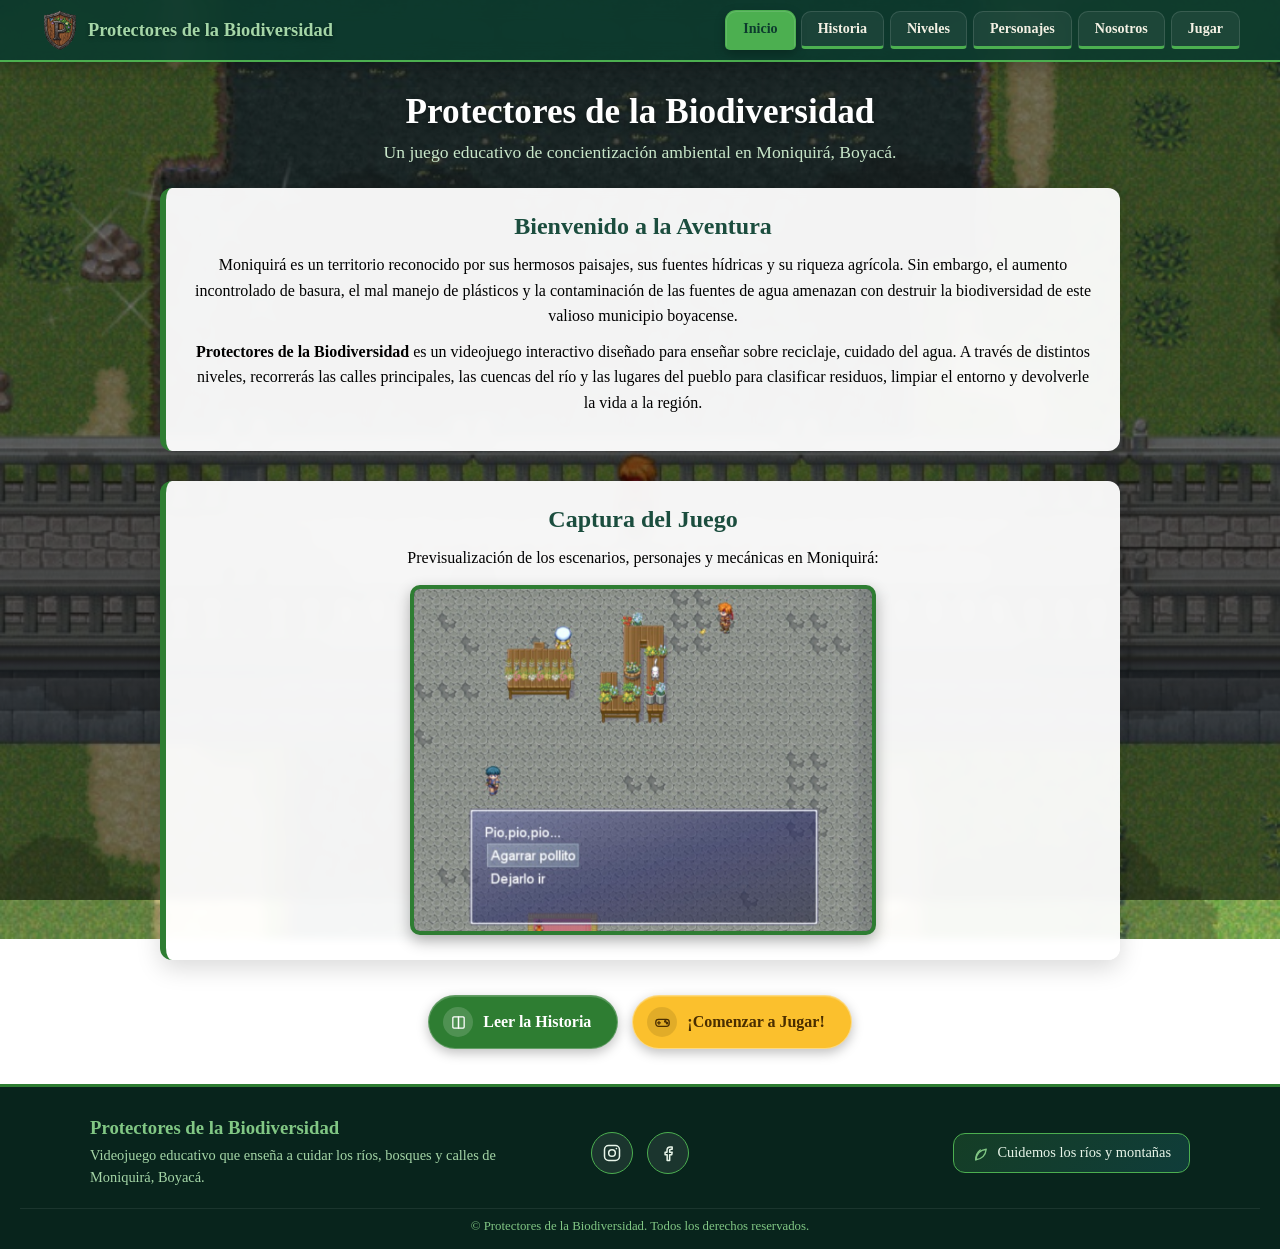
<file: index.html>
<!DOCTYPE html>
<html lang="es">
<head>
  <meta charset="UTF-8">
  <meta name="viewport" content="width=device-width, initial-scale=1.0">
  <title>Protectores de la Biodiversidad - Inicio</title>
  <link rel="icon" type="image/png" href="favicon.png">
  <link rel="stylesheet" href="style.css">
</head>
<body>

  <header>
  <nav>
    <a href="index.html" class="logo-brand"><img src="favicon.png" alt="" height="40" width="40"> Protectores de la Biodiversidad</a>
    <ul class="nav-links">
      <li><a href="index.html">Inicio</a></li>
      <li><a href="historia.html">Historia</a></li>
      <li><a href="niveles.html">Niveles</a></li>
      <li><a href="personajes.html">Personajes</a></li>
      <li><a href="nosotros.html">Nosotros</a></li>
      <li><a href="jugar.html">Jugar</a></li>
    </ul>
  </nav>
</header>


  <main id="app-content" class="container">
    <section class="text-center">
      <h1 class="page-title">Protectores de la Biodiversidad</h1>
      <p class="hero-subtitle">Un juego educativo de concientización ambiental en Moniquirá, Boyacá.</p>
      
      <div class="card-panel">
        <h2>Bienvenido a la Aventura</h2>
        <p>
          Moniquirá es un territorio reconocido por sus hermosos paisajes, sus fuentes hídricas y su riqueza agrícola. Sin embargo, el aumento incontrolado de basura, el mal manejo de plásticos y la contaminación de las fuentes de agua amenazan con destruir la biodiversidad de este valioso municipio boyacense.
        </p>
        <p>
          <strong>Protectores de la Biodiversidad</strong> es un videojuego interactivo diseñado para enseñar sobre reciclaje, cuidado del agua. A través de distintos niveles, recorrerás las calles principales, las cuencas del río y las lugares del pueblo para clasificar residuos, limpiar el entorno y devolverle la vida a la región.
        </p>
      </div>

      <!-- MARCO PARA IMÁGENES DEL JUEGO -->
      <div class="card-panel game-preview-container">
        <h2>Captura del Juego</h2>
        <p>Previsualización de los escenarios, personajes y mecánicas en Moniquirá:</p>
        
        <div class="image-frame-grid">
          <div class="image-frame" style="height: 350px; max-width: 600px; margin: 0 auto;">
            <img src="Captura_del_juego.png" alt="Captura del videojuego Protectores de la Biodiversidad" onerror="this.style.display='none'; this.nextElementSibling.style.display='flex';">
            <div class="frame-fallback">
              <span class="fallback-icon"><svg viewBox="0 0 24 24" fill="none" stroke="currentColor" stroke-width="1.8" stroke-linecap="round" stroke-linejoin="round"><rect x="2.5" y="7.5" width="19" height="10" rx="4"/><path d="M7 10.5v4M5 12.5h4"/><circle cx="16" cy="10.5" r="1" fill="currentColor"/><circle cx="18.5" cy="13" r="1" fill="currentColor"/></svg></span>
              <span class="fallback-text">Imagen próximamente</span>
            </div>
          </div>
        </div>
      </div>

      <div>
        <a href="historia.html" class="btn-main"><span class="btn-icono"><svg viewBox="0 0 24 24" fill="none" stroke="currentColor" stroke-width="1.8" stroke-linecap="round" stroke-linejoin="round"><path d="M4 5.5C4 4.7 4.7 4 5.5 4H12v16H5.5A1.5 1.5 0 0 1 4 18.5Z"/><path d="M20 5.5c0-.8-.7-1.5-1.5-1.5H12v16h6.5c.8 0 1.5-.7 1.5-1.5Z"/></svg></span>Leer la Historia</a>
        <a href="jugar.html" class="btn-main btn-accent"><span class="btn-icono"><svg viewBox="0 0 24 24" fill="none" stroke="currentColor" stroke-width="1.8" stroke-linecap="round" stroke-linejoin="round"><rect x="2.5" y="7.5" width="19" height="10" rx="4"/><path d="M7 10.5v4M5 12.5h4"/><circle cx="16" cy="10.5" r="1" fill="currentColor"/><circle cx="18.5" cy="13" r="1" fill="currentColor"/></svg></span>¡Comenzar a Jugar!</a>
      </div>
    </section>
  </main>

  <footer>
    <div class="footer-content">
      <div class="footer-info">
        <h3>Protectores de la Biodiversidad</h3>
        <p>Videojuego educativo que enseña a cuidar los ríos, bosques y calles de Moniquirá, Boyacá.</p>
      </div>

      <div class="footer-social">
        <a href="https://www.instagram.com/gamernexusdesarollo/" target="_blank" rel="noopener noreferrer" aria-label="Instagram">
          <svg viewBox="0 0 24 24" fill="none" stroke="currentColor" stroke-width="1.8" stroke-linecap="round" stroke-linejoin="round"><rect x="3" y="3" width="18" height="18" rx="5"/><circle cx="12" cy="12" r="4"/><circle cx="17.3" cy="6.7" r="1" fill="currentColor" stroke="none"/></svg>
        </a>
        <a href="https://www.facebook.com/profile.php?id=61592444536390" target="_blank" rel="noopener noreferrer" aria-label="Facebook">
          <svg viewBox="0 0 24 24" fill="none" stroke="currentColor" stroke-width="1.8" stroke-linecap="round" stroke-linejoin="round"><path d="M14 21v-7h2.5l.5-3H14V9c0-.9.3-1.5 1.7-1.5H17V4.8c-.3 0-1.2-.1-2.3-.1-2.3 0-3.9 1.4-3.9 4V11H8.5v3H11v7Z"/></svg>
        </a>
      </div>

      <div class="footer-badge">
        <svg viewBox="0 0 24 24" fill="none" stroke="currentColor" stroke-width="1.8" stroke-linecap="round" stroke-linejoin="round"><path d="M5 21c8-1 13-6 14-14-8 1-13 6-14 14Z"/><path d="M5 21c0-6 2-10 6-13"/></svg>Cuidemos los ríos y montañas
      </div>
    </div>
    <div class="footer-bottom">
      <p>&copy; Protectores de la Biodiversidad. Todos los derechos reservados.</p>
    </div>
  </footer>

  <script src="script.js"></script>
</body>
</html>
</file>
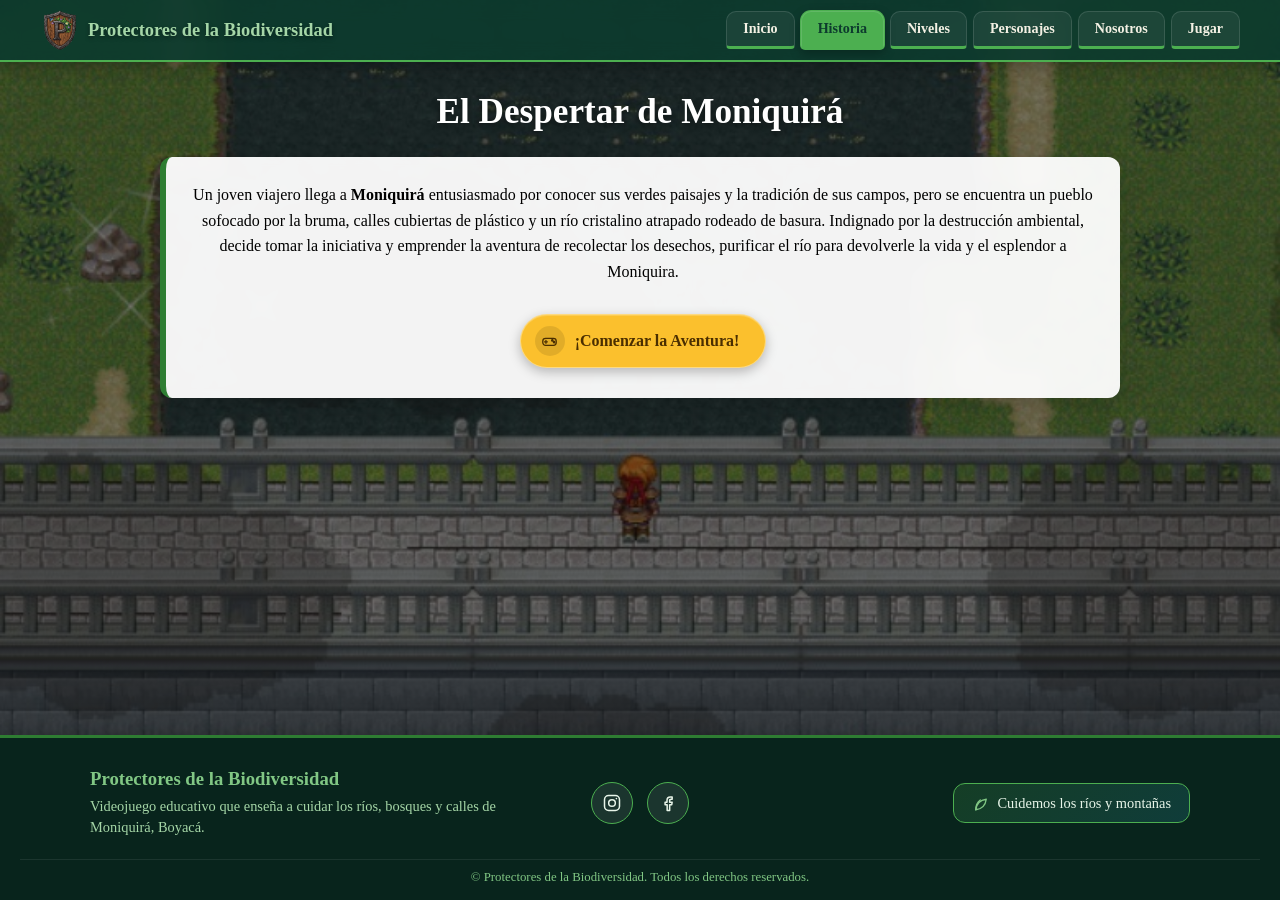
<file: historia.html>
<!DOCTYPE html>
<html lang="es">
<head>
  <meta charset="UTF-8">
  <meta name="viewport" content="width=device-width, initial-scale=1.0">
  <title>Historia - Protectores de la Biodiversidad</title>
  <link rel="icon" type="image/png" href="favicon.png">
  <link rel="stylesheet" href="style.css">
</head>
<body>

 <header>
  <nav>
    <a href="index.html" class="logo-brand"><img src="favicon.png" alt="" height="40" width="40"> Protectores de la Biodiversidad</a>
    <ul class="nav-links">
      <li><a href="index.html">Inicio</a></li>
      <li><a href="historia.html">Historia</a></li>
      <li><a href="niveles.html">Niveles</a></li>
      <li><a href="personajes.html">Personajes</a></li>
      <li><a href="nosotros.html">Nosotros</a></li>
      <li><a href="jugar.html">Jugar</a></li>
    </ul>
  </nav>
</header>

  <main id="app-content" class="container tema-historia">
    <section class="text-center">
      <h1 class="page-title">El Despertar de Moniquirá</h1>
      
      <article class="card-panel" style="margin-top: 25px;">
        <p>
          Un joven viajero llega a <strong>Moniquirá</strong> entusiasmado por conocer sus verdes paisajes y la tradición de sus campos, pero se encuentra un pueblo sofocado por la bruma, calles cubiertas de plástico y un río cristalino atrapado rodeado de basura. Indignado por la destrucción ambiental, decide tomar la iniciativa y emprender la aventura de recolectar los desechos, purificar el río para devolverle la vida y el esplendor a Moniquira.
        </p>
        
        <div style="margin-top: 25px;">
          <a href="jugar.html" class="btn-main btn-accent"><span class="btn-icono"><svg viewBox="0 0 24 24" fill="none" stroke="currentColor" stroke-width="1.8" stroke-linecap="round" stroke-linejoin="round"><rect x="2.5" y="7.5" width="19" height="10" rx="4"/><path d="M7 10.5v4M5 12.5h4"/><circle cx="16" cy="10.5" r="1" fill="currentColor"/><circle cx="18.5" cy="13" r="1" fill="currentColor"/></svg></span>¡Comenzar la Aventura!</a>
        </div>
      </article>
    </section>
  </main>

  <footer>
    <div class="footer-content">
      <div class="footer-info">
        <h3>Protectores de la Biodiversidad</h3>
        <p>Videojuego educativo que enseña a cuidar los ríos, bosques y calles de Moniquirá, Boyacá.</p>
      </div>

      <div class="footer-social">
        <a href="https://www.instagram.com/gamernexusdesarollo/" target="_blank" rel="noopener noreferrer" aria-label="Instagram">
          <svg viewBox="0 0 24 24" fill="none" stroke="currentColor" stroke-width="1.8" stroke-linecap="round" stroke-linejoin="round"><rect x="3" y="3" width="18" height="18" rx="5"/><circle cx="12" cy="12" r="4"/><circle cx="17.3" cy="6.7" r="1" fill="currentColor" stroke="none"/></svg>
        </a>
        <a href="https://www.facebook.com/profile.php?id=61592444536390" target="_blank" rel="noopener noreferrer" aria-label="Facebook">
          <svg viewBox="0 0 24 24" fill="none" stroke="currentColor" stroke-width="1.8" stroke-linecap="round" stroke-linejoin="round"><path d="M14 21v-7h2.5l.5-3H14V9c0-.9.3-1.5 1.7-1.5H17V4.8c-.3 0-1.2-.1-2.3-.1-2.3 0-3.9 1.4-3.9 4V11H8.5v3H11v7Z"/></svg>
        </a>
      </div>

      <div class="footer-badge">
        <svg viewBox="0 0 24 24" fill="none" stroke="currentColor" stroke-width="1.8" stroke-linecap="round" stroke-linejoin="round"><path d="M5 21c8-1 13-6 14-14-8 1-13 6-14 14Z"/><path d="M5 21c0-6 2-10 6-13"/></svg>Cuidemos los ríos y montañas
      </div>
    </div>
    <div class="footer-bottom">
      <p>&copy; Protectores de la Biodiversidad. Todos los derechos reservados.</p>
    </div>
  </footer>

  <script src="script.js"></script>
</body>
</html>
</file>
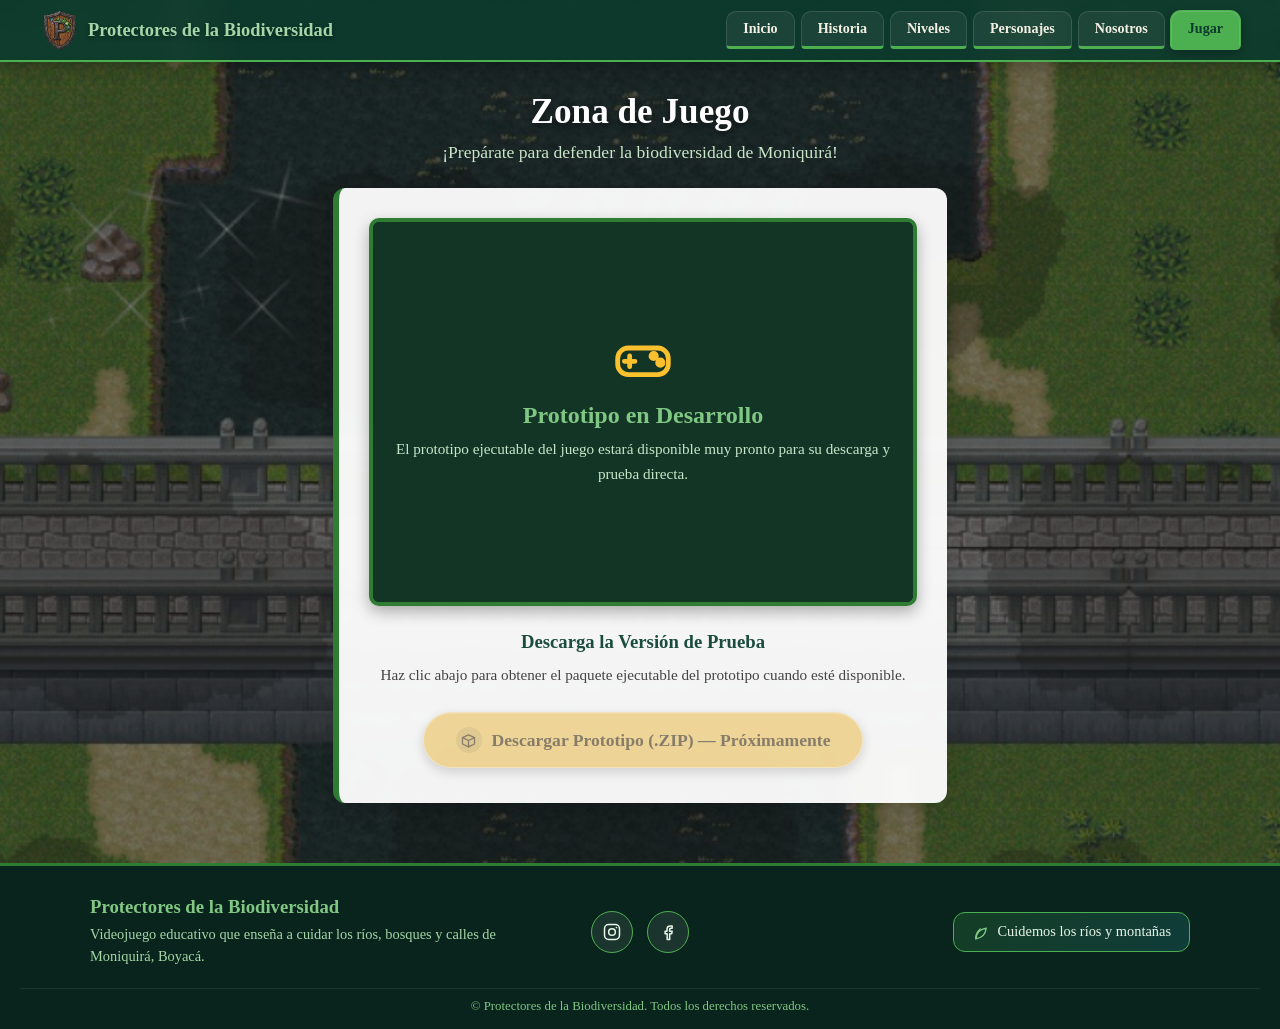
<file: jugar.html>
<!DOCTYPE html>
<html lang="es">
<head>
  <meta charset="UTF-8">
  <meta name="viewport" content="width=device-width, initial-scale=1.0">
  <title>Jugar - Protectores de la Biodiversidad</title>
  <link rel="icon" type="image/png" href="favicon.png">
  <link rel="stylesheet" href="style.css">
</head>
<body>

  <header>
  <nav>
    <a href="index.html" class="logo-brand"><img src="favicon.png" alt="" height="40" width="40"> Protectores de la Biodiversidad</a>
    <ul class="nav-links">
      <li><a href="index.html">Inicio</a></li>
      <li><a href="historia.html">Historia</a></li>
      <li><a href="niveles.html">Niveles</a></li>
      <li><a href="personajes.html">Personajes</a></li>
      <li><a href="nosotros.html">Nosotros</a></li>
      <li><a href="jugar.html">Jugar</a></li>
    </ul>
  </nav>
</header>

  <main id="app-content" class="container text-center tema-jugar">
    <h1 class="page-title">Zona de Juego</h1>
    <p class="hero-subtitle">¡Prepárate para defender la biodiversidad de Moniquirá!</p>

    <div class="card-panel" style="max-width: 800px; margin: 0 auto 30px auto; padding: 30px;">
      <div class="image-frame" style="margin: 0 auto 25px auto; max-width: 100%;">
        <div style="background: #123526; width: 100%; height: 380px; display: flex; flex-direction: column; justify-content: center; align-items: center; color: #fff; padding: 20px;">
          <div style="width:64px;height:64px;margin-bottom:10px;color:var(--sol-400);"><svg viewBox="0 0 24 24" fill="none" stroke="currentColor" stroke-width="1.8" stroke-linecap="round" stroke-linejoin="round"><rect x="2.5" y="7.5" width="19" height="10" rx="4"/><path d="M7 10.5v4M5 12.5h4"/><circle cx="16" cy="10.5" r="1" fill="currentColor"/><circle cx="18.5" cy="13" r="1" fill="currentColor"/></svg></div>
          <h2 style="color: #81c784; margin-bottom: 8px;">Prototipo en Desarrollo</h2>
          <p style="color: #c8e6c9; max-width: 500px; font-size: 0.95rem;">
            El prototipo ejecutable del juego estará disponible muy pronto para su descarga y prueba directa.
          </p>
        </div>
      </div>

      <div style="margin-top: 20px;">
        <h3 style="color: #1b4d3e; margin-bottom: 10px;">Descarga la Versión de Prueba</h3>
        <p style="margin-bottom: 20px; font-size: 0.95rem; color: #444;">
          Haz clic abajo para obtener el paquete ejecutable del prototipo cuando esté disponible.
        </p>
        <span class="btn-main btn-accent btn-disabled" style="font-size: 1.1rem; padding: 14px 32px;" aria-disabled="true" title="Disponible próximamente">
          <span class="btn-icono" style="width:26px;height:26px;"><svg viewBox="0 0 24 24" fill="none" stroke="currentColor" stroke-width="1.8" stroke-linecap="round" stroke-linejoin="round"><path d="M3.5 8 12 4l8.5 4-8.5 4Z"/><path d="M3.5 8v9L12 21l8.5-4V8"/><path d="M12 12v9"/></svg></span>Descargar Prototipo (.ZIP) — Próximamente
        </span>
      </div>
    </div>
  </main>

  <footer>
    <div class="footer-content">
      <div class="footer-info">
        <h3>Protectores de la Biodiversidad</h3>
        <p>Videojuego educativo que enseña a cuidar los ríos, bosques y calles de Moniquirá, Boyacá.</p>
      </div>

      <div class="footer-social">
        <a href="https://www.instagram.com/gamernexusdesarollo/" target="_blank" rel="noopener noreferrer" aria-label="Instagram">
          <svg viewBox="0 0 24 24" fill="none" stroke="currentColor" stroke-width="1.8" stroke-linecap="round" stroke-linejoin="round"><rect x="3" y="3" width="18" height="18" rx="5"/><circle cx="12" cy="12" r="4"/><circle cx="17.3" cy="6.7" r="1" fill="currentColor" stroke="none"/></svg>
        </a>
        <a href="https://www.facebook.com/profile.php?id=61592444536390" target="_blank" rel="noopener noreferrer" aria-label="Facebook">
          <svg viewBox="0 0 24 24" fill="none" stroke="currentColor" stroke-width="1.8" stroke-linecap="round" stroke-linejoin="round"><path d="M14 21v-7h2.5l.5-3H14V9c0-.9.3-1.5 1.7-1.5H17V4.8c-.3 0-1.2-.1-2.3-.1-2.3 0-3.9 1.4-3.9 4V11H8.5v3H11v7Z"/></svg>
        </a>
      </div>

      <div class="footer-badge">
        <svg viewBox="0 0 24 24" fill="none" stroke="currentColor" stroke-width="1.8" stroke-linecap="round" stroke-linejoin="round"><path d="M5 21c8-1 13-6 14-14-8 1-13 6-14 14Z"/><path d="M5 21c0-6 2-10 6-13"/></svg>Cuidemos los ríos y montañas
      </div>
    </div>
    <div class="footer-bottom">
      <p>&copy; Protectores de la Biodiversidad. Todos los derechos reservados.</p>
    </div>
  </footer>

  <script src="script.js"></script>
</body>
</html>
</file>
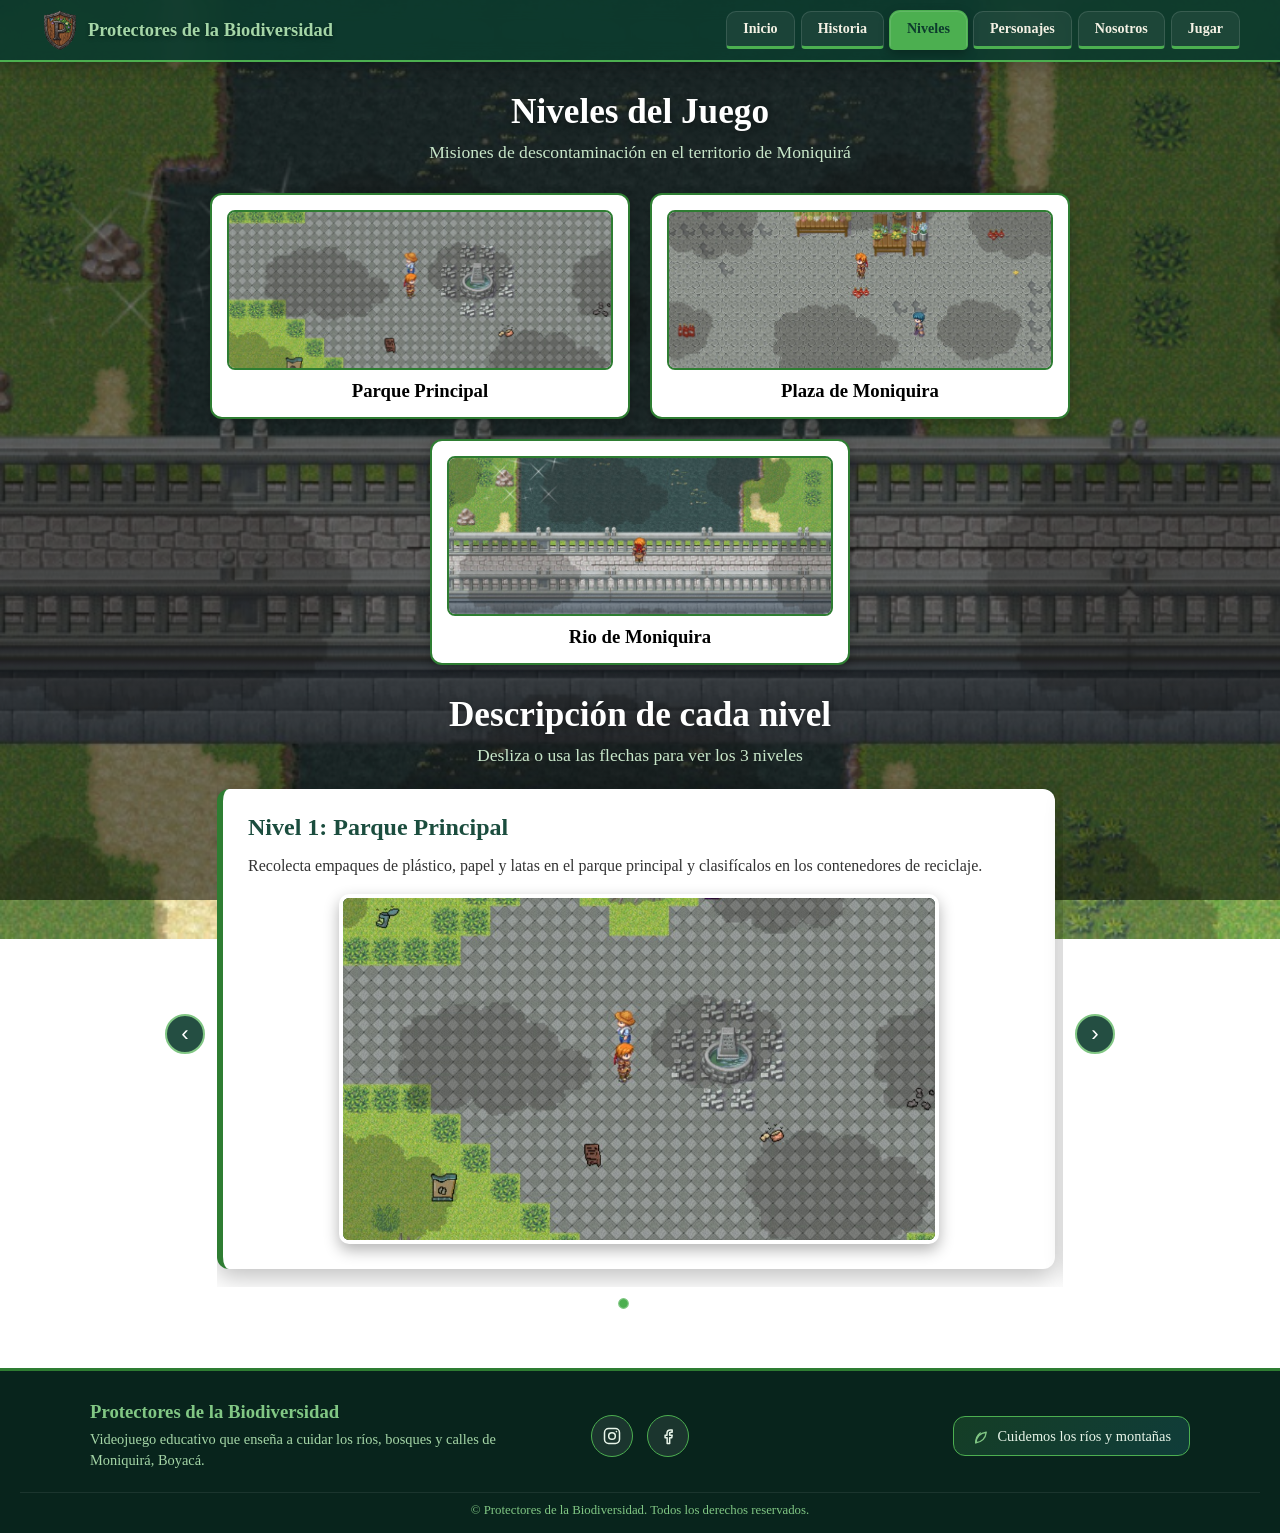
<file: niveles.html>
<!DOCTYPE html>
<html lang="es">
<head>
  <meta charset="UTF-8">
  <meta name="viewport" content="width=device-width, initial-scale=1.0">
  <title>Niveles - Protectores de la Biodiversidad</title>
  <link rel="icon" type="image/png" href="favicon.png">
  <link rel="stylesheet" href="style.css">
</head>
<body>

  <header>
  <nav>
    <a href="index.html" class="logo-brand"><img src="favicon.png" alt="" height="40" width="40"> Protectores de la Biodiversidad</a>
    <ul class="nav-links">
      <li><a href="index.html">Inicio</a></li>
      <li><a href="historia.html">Historia</a></li>
      <li><a href="niveles.html">Niveles</a></li>
      <li><a href="personajes.html">Personajes</a></li>
      <li><a href="nosotros.html">Nosotros</a></li>
      <li><a href="jugar.html">Jugar</a></li>
    </ul>
  </nav>
</header>

  <main id="app-content" class="container tema-niveles">
    <section class="text-center">
      <h1 class="page-title">Niveles del Juego</h1>
      <p class="hero-subtitle">Misiones de descontaminación en el territorio de Moniquirá</p>
    </section>

    <!-- PRIMERO: VISTA PREVIA DE CÓMO SON LOS NIVELES -->
    <section class="niveles-seccion">

      <!-- Fila superior: 2 niveles -->
      <div class="niveles-grid-top">

        <div class="nivel-card">
          <div class="nivel-imagen-placeholder">
            <img src="Parque.jpeg" alt="Parque Principal de Moniquirá" onerror="this.style.display='none'; this.nextElementSibling.style.display='flex';">
            <div class="frame-fallback">
              <span class="fallback-icon"><svg viewBox="0 0 24 24" fill="none" stroke="currentColor" stroke-width="1.8" stroke-linecap="round" stroke-linejoin="round"><path d="M4 9 12 4l8 5"/><path d="M5 9v9M9 9v9M15 9v9M19 9v9"/><path d="M3 20h18"/></svg></span>
              <span class="fallback-text">Imagen próximamente</span>
            </div>
          </div>
          <h3>Parque Principal</h3>
        </div>

        <div class="nivel-card">
          <div class="nivel-imagen-placeholder">
            <img src="Plaza de Moniquira.jpeg" alt="Plaza de Moniquirá" onerror="this.style.display='none'; this.nextElementSibling.style.display='flex';">
            <div class="frame-fallback">
              <span class="fallback-icon"><svg viewBox="0 0 24 24" fill="none" stroke="currentColor" stroke-width="1.8" stroke-linecap="round" stroke-linejoin="round"><path d="M2 9c1.5-1.5 3-1.5 4.5 0s3 1.5 4.5 0 3-1.5 4.5 0 3 1.5 4.5 0"/><path d="M2 15c1.5-1.5 3-1.5 4.5 0s3 1.5 4.5 0 3-1.5 4.5 0 3 1.5 4.5 0"/></svg></span>
              <span class="fallback-text">Imagen próximamente</span>
            </div>
          </div>
          <h3>Plaza de Moniquira</h3>
        </div>

      </div>

      <!-- Fila inferior: 1 nivel centrado -->
      <div class="nivel-bottom-center">

        <div class="nivel-card">
          <div class="nivel-imagen-placeholder">
            <img src="rio de moniquira.jpeg" alt="Río de Moniquirá" onerror="this.style.display='none'; this.nextElementSibling.style.display='flex';">
            <div class="frame-fallback">
              <span class="fallback-icon"><svg viewBox="0 0 24 24" fill="none" stroke="currentColor" stroke-width="1.8" stroke-linecap="round" stroke-linejoin="round"><path d="M12 3 7 10h2l-3.5 5H9l-3 5h12l-3-5h3.5L14 10h2Z"/><path d="M12 20v2"/></svg></span>
              <span class="fallback-text">Imagen próximamente</span>
            </div>
          </div>
          <h3>Rio de Moniquira</h3>
        </div>

      </div>

    </section>

    <!-- DESPUÉS: EXPLICACIÓN DE CADA NIVEL (EN CARRUSEL) -->
    <section class="text-center">
      <h1 class="page-title">Descripción de cada nivel</h1>
      <p class="hero-subtitle" style="margin-bottom: 15px;">Desliza o usa las flechas para ver los 3 niveles</p>

      <div class="carousel-outer">
        <div class="carousel-niveles">
          <button class="carousel-btn carousel-prev" aria-label="Nivel anterior">‹</button>

          <div class="carousel-track">

            <!-- NIVEL 1 -->
            <div class="carousel-card">
              <h2>Nivel 1: Parque Principal</h2>
              <p>Recolecta empaques de plástico, papel y latas en el parque principal y clasifícalos en los contenedores de reciclaje.</p>
              <div class="image-frame image-frame--carousel">
                <img src="Parque.jpeg" alt="Ilustración del Parque Principal">
              </div>
            </div>

            <!-- NIVEL 2 -->
            <div class="carousel-card">
              <h2>Nivel 2: Plaza de Moniquira</h2>
              <p>Ayuda a recoger lo residuos contaminantes y haz que la plaza sea un lugar agradable</p>
              <div class="image-frame image-frame--carousel">
                <img src="Plaza de Moniquira.jpeg" alt="Ilustración de la Plaza de Moniquirá">
              </div>
            </div>

            <!-- NIVEL 3 -->
            <div class="carousel-card">
              <h2>Nivel 3: Rio de Moniquira</h2>
              <p>Despeja los cauces hídricos, retén los contaminantes acuáticos y salva la fauna nativa de Boyacá.</p>
              <div class="image-frame image-frame--carousel">
                <img src="rio de moniquira.jpeg" alt="Ilustración del Río de Moniquirá" onerror="this.style.display='none'; this.nextElementSibling.style.display='flex';">
                <div class="frame-fallback">
                  <span class="fallback-icon"><svg viewBox="0 0 24 24" fill="none" stroke="currentColor" stroke-width="1.8" stroke-linecap="round" stroke-linejoin="round"><path d="M12 3 7 10h2l-3.5 5H9l-3 5h12l-3-5h3.5L14 10h2Z"/><path d="M12 20v2"/></svg></span>
                  <span class="fallback-text">Imagen próximamente</span>
                </div>
              </div>
            </div>

          </div>

          <button class="carousel-btn carousel-next" aria-label="Siguiente nivel">›</button>
        </div>

        <div class="carousel-dots"></div>
      </div>

    </section>
  </main>

  <footer>
    <div class="footer-content">
      <div class="footer-info">
        <h3>Protectores de la Biodiversidad</h3>
        <p>Videojuego educativo que enseña a cuidar los ríos, bosques y calles de Moniquirá, Boyacá.</p>
      </div>

      <div class="footer-social">
        <a href="https://www.instagram.com/gamernexusdesarollo/" target="_blank" rel="noopener noreferrer" aria-label="Instagram">
          <svg viewBox="0 0 24 24" fill="none" stroke="currentColor" stroke-width="1.8" stroke-linecap="round" stroke-linejoin="round"><rect x="3" y="3" width="18" height="18" rx="5"/><circle cx="12" cy="12" r="4"/><circle cx="17.3" cy="6.7" r="1" fill="currentColor" stroke="none"/></svg>
        </a>
        <a href="https://www.facebook.com/profile.php?id=61592444536390" target="_blank" rel="noopener noreferrer" aria-label="Facebook">
          <svg viewBox="0 0 24 24" fill="none" stroke="currentColor" stroke-width="1.8" stroke-linecap="round" stroke-linejoin="round"><path d="M14 21v-7h2.5l.5-3H14V9c0-.9.3-1.5 1.7-1.5H17V4.8c-.3 0-1.2-.1-2.3-.1-2.3 0-3.9 1.4-3.9 4V11H8.5v3H11v7Z"/></svg>
        </a>
      </div>

      <div class="footer-badge">
        <svg viewBox="0 0 24 24" fill="none" stroke="currentColor" stroke-width="1.8" stroke-linecap="round" stroke-linejoin="round"><path d="M5 21c8-1 13-6 14-14-8 1-13 6-14 14Z"/><path d="M5 21c0-6 2-10 6-13"/></svg>Cuidemos los ríos y montañas
      </div>
    </div>
    <div class="footer-bottom">
      <p>&copy; Protectores de la Biodiversidad. Todos los derechos reservados.</p>
    </div>
  </footer>

  <script src="script.js"></script>
</body>
</html>
</file>
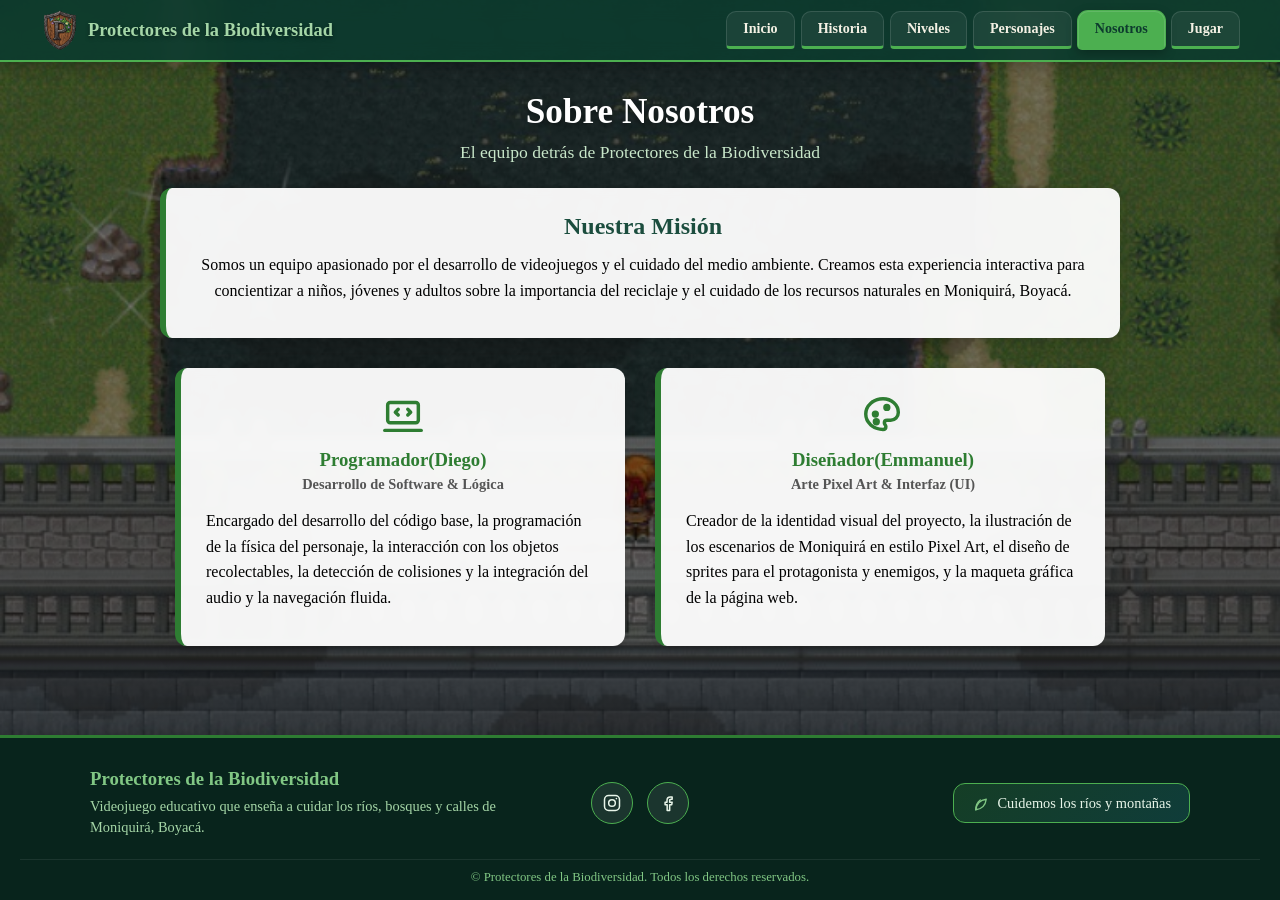
<file: nosotros.html>
<!DOCTYPE html>
<html lang="es">
<head>
  <meta charset="UTF-8">
  <meta name="viewport" content="width=device-width, initial-scale=1.0">
  <title>Nosotros - Protectores de la Biodiversidad</title>
  <link rel="icon" type="image/png" href="favicon.png">
  <link rel="stylesheet" href="style.css">
</head>
<body>

  <header>
  <nav>
    <a href="index.html" class="logo-brand"><img src="favicon.png" alt="" height="40" width="40"> Protectores de la Biodiversidad</a>
    <ul class="nav-links">
      <li><a href="index.html">Inicio</a></li>
      <li><a href="historia.html">Historia</a></li>
      <li><a href="niveles.html">Niveles</a></li>
      <li><a href="personajes.html">Personajes</a></li>
      <li><a href="nosotros.html">Nosotros</a></li>
      <li><a href="jugar.html">Jugar</a></li>
    </ul>
  </nav>
</header>

  <main id="app-content" class="container tema-nosotros">
    <section class="text-center">
      <h1 class="page-title">Sobre Nosotros</h1>
      <p class="hero-subtitle">El equipo detrás de Protectores de la Biodiversidad</p>

      <div class="card-panel">
        <h2>Nuestra Misión</h2>
        <p>
          Somos un equipo apasionado por el desarrollo de videojuegos y el cuidado del medio ambiente. Creamos esta experiencia interactiva para concientizar a niños, jóvenes y adultos sobre la importancia del reciclaje y el cuidado de los recursos naturales en Moniquirá, Boyacá.
        </p>
      </div>

      <!-- CONTENEDOR DE TARJETAS SOBREPUESTAS -->
      <div class="team-cards-container">
        
        <!-- Tarjeta Programador (A la izquierda, por debajo) -->
        <div class="card-panel team-card card-programmer">
          <div class="card-icon"><svg viewBox="0 0 24 24" fill="none" stroke="currentColor" stroke-width="1.8" stroke-linecap="round" stroke-linejoin="round"><rect x="4" y="5" width="16" height="10.5" rx="1.3"/><path d="M2.5 19.5h19"/><path d="M9.5 8.5 8 10l1.5 1.5M14.5 8.5 16 10l-1.5 1.5"/></svg></div>
          <h3>Programador(Diego)</h3>
          <span class="card-role">Desarrollo de Software & Lógica</span>
          <p>
            Encargado del desarrollo del código base, la programación de la física del personaje, la interacción con los objetos recolectables, la detección de colisiones y la integración del audio y la navegación fluida.
          </p>
        </div>

        <!-- Tarjeta Diseñador (A la derecha, sobrepuesta) -->
        <div class="card-panel team-card card-designer">
          <div class="card-icon"><svg viewBox="0 0 24 24" fill="none" stroke="currentColor" stroke-width="1.8" stroke-linecap="round" stroke-linejoin="round"><path d="M12 3a9 8 0 1 0 0 16c1 0 1.5-.6 1.5-1.4 0-.4-.2-.7-.4-1-.2-.3-.4-.6-.4-1 0-.8.6-1.4 1.4-1.4H16a4 4 0 0 0 4-4c0-4-3.6-7.2-8-7.2Z"/><circle cx="8" cy="11" r="1" fill="currentColor"/><circle cx="8.5" cy="15" r="1" fill="currentColor"/><circle cx="14" cy="7.5" r="1" fill="currentColor"/></svg></div>
          <h3>Diseñador(Emmanuel)</h3>
          <span class="card-role">Arte Pixel Art & Interfaz (UI)</span>
          <p>
            Creador de la identidad visual del proyecto, la ilustración de los escenarios de Moniquirá en estilo Pixel Art, el diseño de sprites para el protagonista y enemigos, y la maqueta gráfica de la página web.
          </p>
        </div>

      </div>
    </section>
  </main>

  <footer>
    <div class="footer-content">
      <div class="footer-info">
        <h3>Protectores de la Biodiversidad</h3>
        <p>Videojuego educativo que enseña a cuidar los ríos, bosques y calles de Moniquirá, Boyacá.</p>
      </div>

      <div class="footer-social">
        <a href="https://www.instagram.com/gamernexusdesarollo/" target="_blank" rel="noopener noreferrer" aria-label="Instagram">
          <svg viewBox="0 0 24 24" fill="none" stroke="currentColor" stroke-width="1.8" stroke-linecap="round" stroke-linejoin="round"><rect x="3" y="3" width="18" height="18" rx="5"/><circle cx="12" cy="12" r="4"/><circle cx="17.3" cy="6.7" r="1" fill="currentColor" stroke="none"/></svg>
        </a>
        <a href="https://www.facebook.com/profile.php?id=61592444536390" target="_blank" rel="noopener noreferrer" aria-label="Facebook">
          <svg viewBox="0 0 24 24" fill="none" stroke="currentColor" stroke-width="1.8" stroke-linecap="round" stroke-linejoin="round"><path d="M14 21v-7h2.5l.5-3H14V9c0-.9.3-1.5 1.7-1.5H17V4.8c-.3 0-1.2-.1-2.3-.1-2.3 0-3.9 1.4-3.9 4V11H8.5v3H11v7Z"/></svg>
        </a>
      </div>

      <div class="footer-badge">
        <svg viewBox="0 0 24 24" fill="none" stroke="currentColor" stroke-width="1.8" stroke-linecap="round" stroke-linejoin="round"><path d="M5 21c8-1 13-6 14-14-8 1-13 6-14 14Z"/><path d="M5 21c0-6 2-10 6-13"/></svg>Cuidemos los ríos y montañas
      </div>
    </div>
    <div class="footer-bottom">
      <p>&copy; Protectores de la Biodiversidad. Todos los derechos reservados.</p>
    </div>
  </footer>

  <script src="script.js"></script>
</body>
</html>
</file>
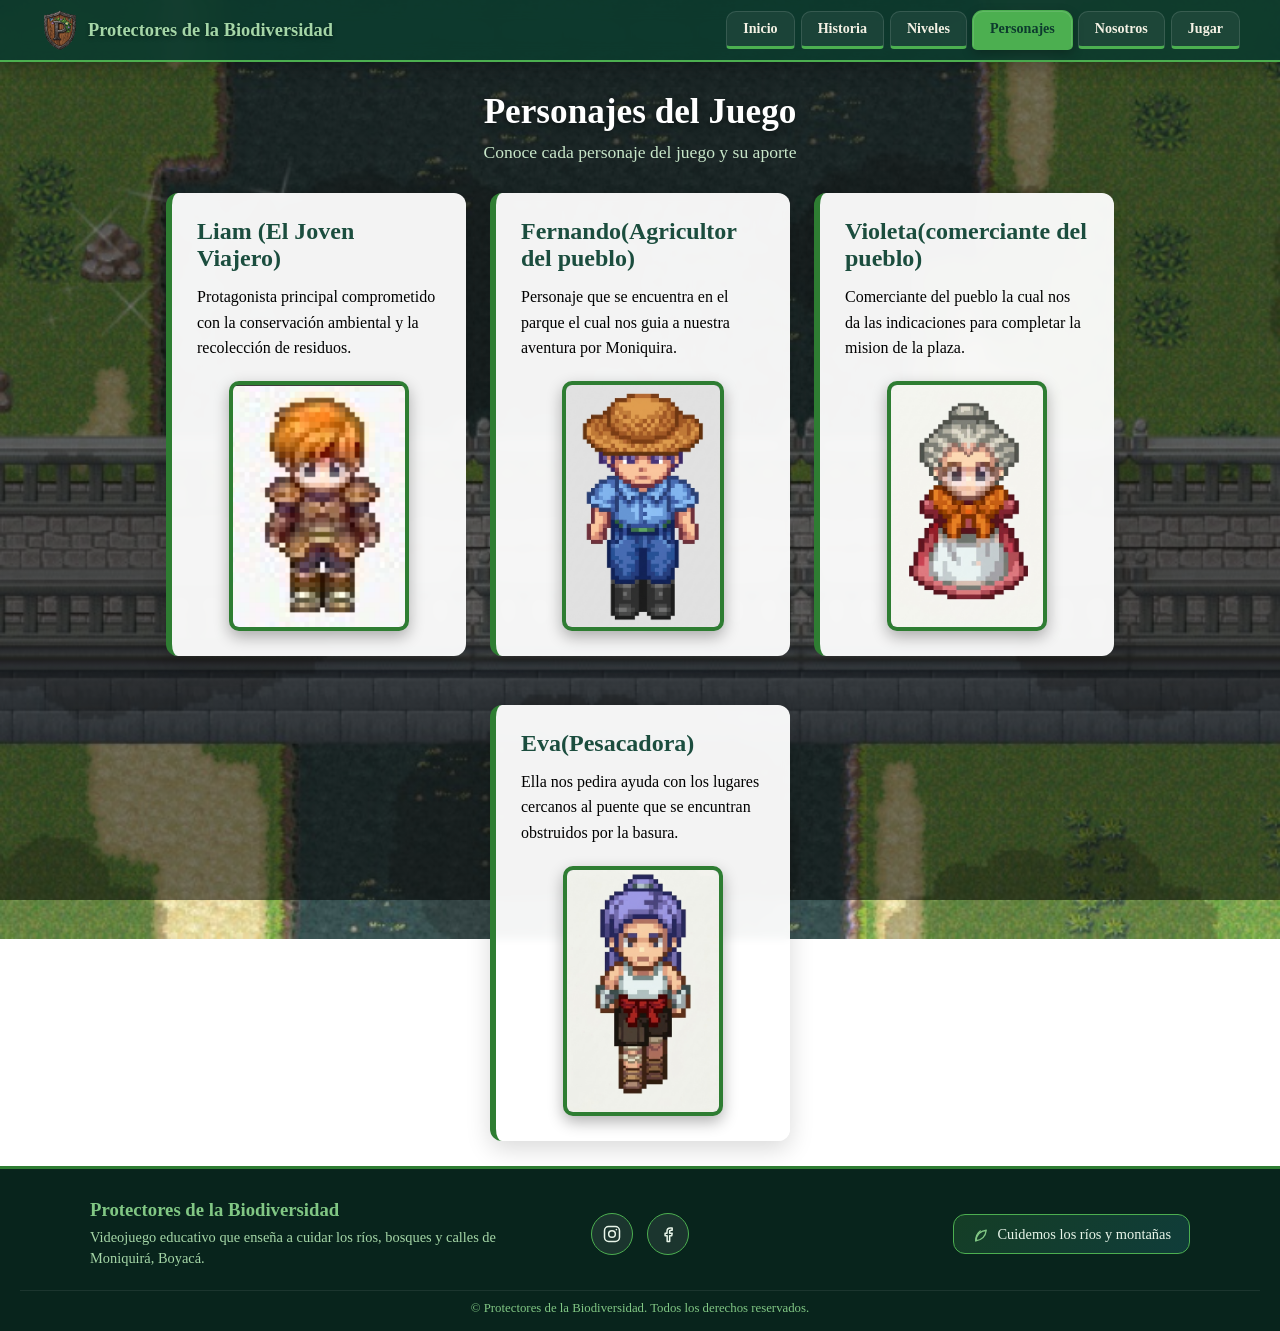
<file: personajes.html>
<!DOCTYPE html>
<html lang="es">
<head>
  <meta charset="UTF-8">
  <meta name="viewport" content="width=device-width, initial-scale=1.0">
  <title>Personajes - Protectores de la Biodiversidad</title>
  <link rel="icon" type="image/png" href="favicon.png">
  <link rel="stylesheet" href="style.css">
</head>
<body>

  <header>
    <nav>
      <a href="index.html" class="logo-brand"><img src="favicon.png" alt="" height="40" width="40"> Protectores de la Biodiversidad</a>
      <ul class="nav-links">
        <li><a href="index.html">Inicio</a></li>
        <li><a href="historia.html">Historia</a></li>
        <li><a href="niveles.html">Niveles</a></li>
        <li><a href="personajes.html">Personajes</a></li>
        <li><a href="nosotros.html">Nosotros</a></li>
        <li><a href="jugar.html">Jugar</a></li>
      </ul>
    </nav>
  </header>

  <main id="app-content" class="tema-personajes">
    <section class="container text-center">
      <h1 class="page-title">Personajes del Juego</h1>
      <p class="hero-subtitle">Conoce cada personaje del juego y su aporte</p>
    </section>

    <div class="contenedor-limpio">
      <section class="seccion-personajes-grid">

        <!-- PERSONAJE 1 -->
        <div class="card-panel efecto-elevar">
          <h2>Liam (El Joven Viajero)</h2>
          <p>Protagonista principal comprometido con la conservación ambiental y la recolección de residuos.</p>

          <div class="image-frame-grid" style="margin-top: 20px;">
            <div class="image-frame" style="height: 250px;">
              <img src="Liam.png" alt="Liam El Joven Viajero" onerror="this.style.display='none'; this.nextElementSibling.style.display='flex';">
              <div class="frame-fallback">
                <span class="fallback-icon"><svg viewBox="0 0 24 24" fill="none" stroke="currentColor" stroke-width="1.8" stroke-linecap="round" stroke-linejoin="round"><circle cx="12" cy="8" r="3.2"/><path d="M5 20c1.2-4 4-6 7-6s5.8 2 7 6"/></svg></span>
                <span class="fallback-text">Imagen próximamente</span>
              </div>
            </div>
          </div>
        </div>

        <!-- PERSONAJE 2 -->
        <div class="card-panel efecto-elevar">
          <h2>Fernando(Agricultor del pueblo)</h2>
          <p>Personaje que se encuentra en el parque el cual nos guia a nuestra aventura por Moniquira.</p>

          <div class="image-frame-grid" style="margin-top: 20px;">
            <div class="image-frame" style="height: 250px;">
              <img src="agricultor.jpg" alt="Guardián del Bosque" onerror="this.style.display='none'; this.nextElementSibling.style.display='flex';">
              <div class="frame-fallback">
                <span class="fallback-icon"><svg viewBox="0 0 24 24" fill="none" stroke="currentColor" stroke-width="1.8" stroke-linecap="round" stroke-linejoin="round"><path d="M12 3 7 10h2l-3.5 5H9l-3 5h12l-3-5h3.5L14 10h2Z"/><path d="M12 20v2"/></svg></span>
                <span class="fallback-text">Imagen próximamente</span>
              </div>
            </div>
          </div>
        </div>

        <!-- PERSONAJE 3 -->
        <div class="card-panel efecto-elevar">
          <h2>Violeta(comerciante del pueblo)</h2>
          <p>Comerciante del pueblo la cual nos da las indicaciones para completar la mision de la plaza.</p>

          <div class="image-frame-grid" style="margin-top: 20px;">
            <div class="image-frame" style="height: 250px;">
              <img src="Rosa.jpg" alt="Especialista en Reciclaje" onerror="this.style.display='none'; this.nextElementSibling.style.display='flex';">
              <div class="frame-fallback">
                <span class="fallback-icon"><svg viewBox="0 0 24 24" fill="none" stroke="currentColor" stroke-width="1.8" stroke-linecap="round" stroke-linejoin="round"><path d="M4 12a8 8 0 0 1 13.5-5.8M20 12a8 8 0 0 1-13.5 5.8"/><path d="M17 3v4h-4M7 21v-4h4"/></svg></span>
                <span class="fallback-text">Imagen próximamente</span>
              </div>
            </div>
          </div>
        </div>

        <!-- PERSONAJE 4 -->
        <div class="card-panel efecto-elevar">
          <h2>Eva(Pesacadora)</h2>
          <p>Ella nos pedira ayuda con los lugares cercanos al puente que se encuntran obstruidos por la basura.</p>

          <div class="image-frame-grid" style="margin-top: 20px;">
            <div class="image-frame" style="height: 250px;">
              <img src="Eva.jpg" alt="Habitante de Moniquirá" onerror="this.style.display='none'; this.nextElementSibling.style.display='flex';">
              <div class="frame-fallback">
                <span class="fallback-icon"><svg viewBox="0 0 24 24" fill="none" stroke="currentColor" stroke-width="1.8" stroke-linecap="round" stroke-linejoin="round"><path d="M4 11 12 4l8 7"/><path d="M6 10v9h12v-9"/><path d="M10 19v-5h4v5"/></svg></span>
                <span class="fallback-text">Imagen próximamente</span>
              </div>
            </div>
          </div>
        </div>


      </section>
    </div>
  </main>

  <footer>
    <div class="footer-content">
      <div class="footer-info">
        <h3>Protectores de la Biodiversidad</h3>
        <p>Videojuego educativo que enseña a cuidar los ríos, bosques y calles de Moniquirá, Boyacá.</p>
      </div>

      <div class="footer-social">
        <a href="https://www.instagram.com/gamernexusdesarollo/" target="_blank" rel="noopener noreferrer" aria-label="Instagram">
          <svg viewBox="0 0 24 24" fill="none" stroke="currentColor" stroke-width="1.8" stroke-linecap="round" stroke-linejoin="round"><rect x="3" y="3" width="18" height="18" rx="5"/><circle cx="12" cy="12" r="4"/><circle cx="17.3" cy="6.7" r="1" fill="currentColor" stroke="none"/></svg>
        </a>
        <a href="https://www.facebook.com/profile.php?id=61592444536390" target="_blank" rel="noopener noreferrer" aria-label="Facebook">
          <svg viewBox="0 0 24 24" fill="none" stroke="currentColor" stroke-width="1.8" stroke-linecap="round" stroke-linejoin="round"><path d="M14 21v-7h2.5l.5-3H14V9c0-.9.3-1.5 1.7-1.5H17V4.8c-.3 0-1.2-.1-2.3-.1-2.3 0-3.9 1.4-3.9 4V11H8.5v3H11v7Z"/></svg>
        </a>
      </div>

      <div class="footer-badge">
        <svg viewBox="0 0 24 24" fill="none" stroke="currentColor" stroke-width="1.8" stroke-linecap="round" stroke-linejoin="round"><path d="M5 21c8-1 13-6 14-14-8 1-13 6-14 14Z"/><path d="M5 21c0-6 2-10 6-13"/></svg>Cuidemos los ríos y montañas
      </div>
    </div>
    <div class="footer-bottom">
      <p>&copy; Protectores de la Biodiversidad. Todos los derechos reservados.</p>
    </div>
  </footer>

  <script src="script.js"></script>
</body>
</html>
</file>
<file: style.css>
/* ==========================================
   1. FONDO Y ESTILOS GENERALES (VERDE ANIMADO)
   ========================================== */
* {
  box-sizing: border-box;
  margin: 0;
  padding: 0;
}
:root {
  /* BOSQUE (verde) */
  --bosque-900: #0d3b2e;
  --bosque-700: #1b4d3e;
  --bosque-500: #2e7d32;
  --bosque-400: #4caf50;
  --bosque-300: #81c784;

  /* RÍO (azul-teal) */
  --rio-700: #0f4c5c;
  --rio-500: #17869c;
  --rio-400: #2fa8c0;
  --rio-300: #7fd4e4;

  /* TIERRA / MADERA (terracota) */
  --tierra-700: #7a3a1f;
  --tierra-500: #b8562a;
  --tierra-400: #d97a44;
  --tierra-300: #eeab7c;

  /* SOL (ámbar) */
  --sol-600: #c98f0e;
  --sol-400: #fbc02d;
  --sol-300: #ffd764;

  /* FLORA (coral / vida silvestre) */
  --flora-700: #8c2f4c;
  --flora-500: #c94a72;
  --flora-400: #e07396;
  --flora-300: #f0a8c0;

  --crema: #f4f1e4;
}

/* FONDO CON LA IMAGEN ORIGINAL DEL PUEBLO */
body {
  margin: 0;
  padding: 0;
  min-height: 100vh;
  display: flex;
  flex-direction: column;
  background-image: linear-gradient(rgba(0, 0, 0, 0.55), rgba(0, 0, 0, 0.55)), url('Fondo_de_la_web.jpeg');
  background-size: cover;
  background-position: center;
  background-attachment: fixed;
  background-repeat: no-repeat;
}
/* HACE QUE EL CONTENIDO PRINCIPAL IMPULSE EL FOOTER HASTA ABAJO */
main, .container {
  flex: 1;
}

/* 3. ASEGURA QUE EL FOOTER QUEDE ABAJO DEL TODO */
footer {
  margin-top: auto;
  width: 100%;
}

@keyframes gradientBG {
  0% { background-position: 0% 50%; }
  50% { background-position: 100% 50%; }
  100% { background-position: 0% 50%; }
}


.container {
  max-width: 1000px;
  margin: 30px auto;
  padding: 0 20px;
  position: relative;
  z-index: 1;
  flex: 1;
}

/* ==========================================
   2. HEADER Y NAVEGACIÓN SUPERIOR
   ========================================== */
header {
  position: sticky;
  top: 0;
  z-index: 1000;
  background: rgba(13, 59, 46, 0.92);
  backdrop-filter: blur(10px);
  -webkit-backdrop-filter: blur(10px);
  border-bottom: 2px solid #4caf50;
  box-shadow: 0 4px 20px rgba(0, 0, 0, 0.25);
  padding: 10px 20px;
}

nav {
  display: flex;
  justify-content: space-between;
  align-items: center;
  max-width: 1200px;
  margin: 0 auto;
}

.logo-brand {
  font-size: 1.15rem;
  font-weight: 800;
  color: #a5d6a7;
  text-decoration: none;
  display: flex;
  align-items: center;
  gap: 8px;
  text-shadow: 0 2px 4px rgba(0,0,0,0.4);
  white-space: nowrap; /* Evita que el nombre se rompa en dos líneas */
}

.nav-links {
  display: flex;
  gap: 6px;
  list-style: none;
  align-items: center;
  flex-wrap: nowrap;
}

.nav-links a {
  position: relative;
  color: #f4f1e4;
  text-decoration: none;
  font-weight: 700;
  font-size: 0.88rem;
  padding: 8px 16px 9px;
  border-radius: 10px 10px 4px 4px;
  background: rgba(255, 255, 255, 0.06);
  border: 1px solid rgba(255, 255, 255, 0.12);
  border-bottom: 3px solid var(--nav-acento, #4caf50);
  transition: all 0.25s ease;
  display: inline-flex;
  align-items: center;
  white-space: nowrap;
}

.nav-links a:hover {
  background: #4caf50;
  color: #0d3b2e;
  transform: translateY(-3px);
  box-shadow: 0 6px 14px rgba(0, 0, 0, 0.3);
}

.nav-links a.active {
  background: #4caf50;
  color: #0d3b2e;
  box-shadow: 0 0 0 1px #4caf50, 0 4px 12px rgba(0, 0, 0, 0.3);
}

/* Evita que el header se desborde horizontalmente en tablets/celulares */
@media (max-width: 820px) {
  nav {
    flex-direction: column;
    gap: 10px;
  }
  .nav-links {
    flex-wrap: wrap;
    justify-content: center;
  }
}

/* ==========================================
   3. TARJETAS Y BOTONES
   ========================================== */
.card-panel {
  background: rgba(255, 255, 255, 0.95);
  backdrop-filter: blur(5px);
  border-left: 6px solid #2e7d32;
  border-radius: 12px;
  padding: 25px;
  margin-bottom: 25px;
  box-shadow: 0 8px 25px rgba(0, 0, 0, 0.15);
  transition: transform 0.3s ease, box-shadow 0.3s ease, border-color 0.3s ease;
  cursor: pointer;
}

/* EFECTO HOVER GENERAL: se sobrepone al pasar el mouse y vuelve a su lugar al quitarlo */
.card-panel:hover {
  transform: translateY(-10px);
  box-shadow: 0 14px 28px rgba(0, 0, 0, 0.35);
  border-color: #66bb6a;
}

.card-panel h2 {
  color: #1b4d3e;
  margin-bottom: 12px;
}

.card-panel p {
  line-height: 1.6;
  margin-bottom: 10px;
}

.text-center { text-align: center; }

.page-title {
  color: #ffffff;
  font-size: 2.2rem;
  margin-bottom: 10px;
  text-shadow: 0 3px 6px rgba(0,0,0,0.4);
}

.hero-subtitle {
  color: #c8e6c9;
  font-size: 1.1rem;
  margin-bottom: 25px;
}

.btn-main {
  position: relative;
  display: inline-flex;
  align-items: center;
  gap: 10px;
  padding: 11px 26px 11px 14px;
  background: var(--bosque-500);
  color: #ffffff;
  font-weight: 700;
  border-radius: 30px;
  text-decoration: none;
  border: 1px solid rgba(255, 255, 255, 0.25);
  box-shadow: 0 4px 12px rgba(0,0,0,0.25), inset 0 1px 0 rgba(255,255,255,0.18);
  margin: 5px;
  transition: all 0.25s ease;
}

.btn-main .btn-icono {
  display: flex;
  align-items: center;
  justify-content: center;
  width: 30px;
  height: 30px;
  border-radius: 50%;
  background: rgba(255, 255, 255, 0.16);
  flex-shrink: 0;
}

.btn-main .btn-icono svg { width: 17px; height: 17px; }

.btn-main:hover {
  background: var(--bosque-400);
  transform: translateY(-3px) scale(1.03);
  box-shadow: 0 8px 20px rgba(0,0,0,0.3), 0 0 20px rgba(129, 199, 132, 0.45);
}

.btn-accent {
  background: var(--sol-400);
  color: #4a2e00;
  border-color: rgba(255, 255, 255, 0.4);
}

.btn-accent .btn-icono { background: rgba(0, 0, 0, 0.1); }

.btn-accent:hover {
  background: var(--sol-300);
  color: #4a2e00;
  box-shadow: 0 8px 20px rgba(0,0,0,0.3), 0 0 20px rgba(251, 192, 45, 0.55);
}

.btn-disabled {
  opacity: 0.6;
  cursor: not-allowed;
  filter: grayscale(30%);
}

.btn-disabled:hover {
  transform: none;
  box-shadow: 0 4px 12px rgba(0,0,0,0.2);
}

/* MARCO DE FOTOS */
.game-preview-container {
  margin: 30px 0;
}

.image-frame-grid {
  display: flex;
  justify-content: center;
  gap: 20px;
  flex-wrap: wrap;
  margin-top: 15px;
}

.image-frame {
  border: 4px solid #2e7d32;
  border-radius: 10px;
  overflow: hidden;
  background: #10352a;
  max-width: 100%;
  box-shadow: 0 6px 15px rgba(0,0,0,0.3);
}

.image-frame img {
  width: 100%;
  height: 100%;
  object-fit: cover;
  object-position: center;
  display: block;
}

/* ==========================================
   CARRUSEL (usado en la descripción de niveles)
   ========================================== */
.carousel-outer {
  max-width: 950px;
  margin: 0 auto 30px auto;
}

.carousel-niveles {
  display: flex;
  align-items: center;
  gap: 12px;
}

.carousel-track {
  display: flex;
  gap: 15px;
  overflow-x: auto;
  scroll-snap-type: x mandatory;
  scroll-behavior: smooth;
  padding: 8px 4px 18px 4px;
  flex: 1;
  min-width: 0; /* evita que flex empuje el ancho más allá del contenedor */
  scrollbar-width: thin;
  scrollbar-color: #4caf50 rgba(255, 255, 255, 0.15);
}

.carousel-track::-webkit-scrollbar {
  height: 7px;
}

.carousel-track::-webkit-scrollbar-thumb {
  background: #4caf50;
  border-radius: 10px;
}

/* CADA TARJETA OCUPA TODO EL ANCHO DEL CARRUSEL: se ve un bloque completo a la vez */
.carousel-card {
  flex: 0 0 100%;
  width: 100%;
  scroll-snap-align: start;
  background: #ffffff;
  border-left: 6px solid #2e7d32;
  border-radius: 12px;
  padding: 25px;
  text-align: left;
  box-shadow: 0 8px 25px rgba(0, 0, 0, 0.25);
  transition: transform 0.3s ease, box-shadow 0.3s ease, border-color 0.3s ease;
}

.carousel-card:hover {
  transform: translateY(-8px);
  box-shadow: 0 14px 28px rgba(0, 0, 0, 0.35);
  border-color: #66bb6a;
}

.carousel-card h2 {
  color: #1b4d3e;
  margin-bottom: 12px;
}

.carousel-card p {
  line-height: 1.6;
  margin-bottom: 15px;
  color: #333333;
}

.image-frame--carousel {
  height: 350px;
  max-width: 600px;
  margin: 0 auto;
  border-color: #ffffff;
}

.carousel-btn {
  flex: 0 0 auto;
  width: 40px;
  height: 40px;
  border-radius: 50%;
  border: 2px solid #81c784;
  background: rgba(13, 59, 46, 0.9);
  color: #ffffff;
  font-size: 1.4rem;
  line-height: 1;
  cursor: pointer;
  display: flex;
  align-items: center;
  justify-content: center;
  transition: all 0.3s ease;
}

.carousel-btn:hover {
  background: #4caf50;
  color: #0d3b2e;
  box-shadow: 0 0 12px #81c784;
  transform: translateY(-2px);
}

.carousel-dots {
  display: flex;
  justify-content: center;
  gap: 8px;
  margin-top: 12px;
}

.carousel-dot {
  width: 9px;
  height: 9px;
  border-radius: 50%;
  background: rgba(255, 255, 255, 0.35);
  border: 1px solid rgba(255, 255, 255, 0.5);
  cursor: pointer;
  transition: background 0.3s ease, transform 0.3s ease;
}

.carousel-dot:hover {
  background: rgba(255, 255, 255, 0.6);
}

.carousel-dot.active {
  background: #4caf50;
  border-color: #81c784;
  transform: scale(1.2);
}

@media (max-width: 600px) {
  .carousel-btn { width: 34px; height: 34px; font-size: 1.2rem; }
  .image-frame--carousel { height: 220px; }
}

/* Marco que aún no tiene imagen: se muestra un aviso en vez de un ícono roto */
.frame-fallback {
  width: 100%;
  height: 100%;
  display: none;
  flex-direction: column;
  align-items: center;
  justify-content: center;
  gap: 6px;
  background: linear-gradient(135deg, #1b4d3e, #2e7d32);
  color: #fff;
  text-align: center;
  padding: 10px;
}

.frame-fallback .fallback-icon {
  width: 46px;
  height: 46px;
  color: rgba(255, 255, 255, 0.85);
}

.frame-fallback .fallback-icon svg { width: 100%; height: 100%; }

.frame-fallback .fallback-text {
  font-size: 0.9rem;
  font-weight: bold;
}

.placeholder-frame {
  width: 100%;
  max-width: 600px;
  height: 350px;
  display: flex;
  flex-direction: column;
  align-items: center;
  justify-content: center;
  gap: 8px;
  background: linear-gradient(135deg, #1b4d3e, #2e7d32);
  color: #fff;
}

.placeholder-icon {
  width: 62px;
  height: 62px;
  color: rgba(255, 255, 255, 0.9);
}

.placeholder-icon svg { width: 100%; height: 100%; }

.placeholder-text {
  font-size: 1.2rem;
  font-weight: bold;
}

.placeholder-subtext {
  font-size: 0.9rem;
  color: #c8e6c9;
}

/* ==========================================
   4. PIE DE PÁGINA (FOOTER)
   ========================================== */
footer {
  background: #08241c;
  color: #e8f5e9;
  padding: 30px 20px 15px 20px;
  margin-top: auto;
  border-top: 3px solid #2e7d32;
  position: relative;
  z-index: 1;
}

.footer-content {
  max-width: 1100px;
  margin: 0 auto;
  display: grid;
  grid-template-columns: 1fr auto 1fr;
  align-items: center;
  gap: 24px;
}

.footer-info {
  text-align: left;
  max-width: 420px;
  justify-self: start;
}

.footer-info h3 {
  margin-bottom: 6px;
  color: #81c784;
}

.footer-info p {
  color: #a5d6a7;
  font-size: 0.9rem;
  line-height: 1.5;
}

.footer-social {
  display: flex;
  align-items: center;
  justify-content: center;
  justify-self: center;
  gap: 14px;
}

.footer-social a {
  display: flex;
  align-items: center;
  justify-content: center;
  width: 42px;
  height: 42px;
  border-radius: 50%;
  background: rgba(255, 255, 255, 0.08);
  border: 1px solid var(--bosque-400, #4caf50);
  color: #e8f5e9;
  transition: all 0.25s ease;
}

.footer-social a:hover {
  background: #4caf50;
  color: #0d3b2e;
  transform: translateY(-3px);
  box-shadow: 0 6px 14px rgba(0, 0, 0, 0.35);
}

.footer-social svg {
  width: 20px;
  height: 20px;
}

.footer-badge {
  justify-self: end;
  display: inline-flex;
  align-items: center;
  gap: 8px;
  background: linear-gradient(135deg, rgba(76, 175, 80, 0.18), rgba(47, 168, 192, 0.18));
  border: 1px solid var(--bosque-400);
  padding: 10px 18px;
  border-radius: 12px;
  font-size: 0.9rem;
  animation: floatBadge 3s ease-in-out infinite;
}

@keyframes floatBadge {
  0%, 100% { transform: translateY(0); }
  50% { transform: translateY(-5px); }
}

.footer-badge svg {
  width: 18px;
  height: 18px;
  color: var(--bosque-300);
  flex-shrink: 0;
}

.footer-bottom {
  text-align: center;
  margin-top: 20px;
  padding-top: 10px;
  border-top: 1px solid rgba(255, 255, 255, 0.08);
  font-size: 0.8rem;
  color: #81c784;
}
/* ==========================================
   TARJETAS INDEPENDIENTES EN NOSOTROS
   ========================================== */
.team-cards-container {
  display: flex;
  justify-content: center;
  align-items: stretch;
  gap: 30px; /* Separación limpia y uniforme entre cada tarjeta */
  margin-top: 30px;
  flex-wrap: wrap;
}

.team-card {
  flex: 1;
  min-width: 280px;
  max-width: 450px;
  text-align: left;
  margin-bottom: 0;
  /* Animación fluida para subir y bajar al poner/quitar el cursor */
  transition: transform 0.3s ease, box-shadow 0.3s ease;
}

.card-icon {
  width: 46px;
  height: 46px;
  margin: 0 auto 10px auto;
  color: var(--bosque-500);
}

.card-icon svg { width: 100%; height: 100%; }

.team-card h3 {
  color: #2e7d32;
  text-align: center;
  margin-bottom: 5px;
}

.card-role {
  display: block;
  text-align: center;
  font-weight: bold;
  color: #555;
  margin-bottom: 15px;
  font-size: 0.9rem;
}

/* EFECTO HOVER: Se eleva suavemente y al quitar el cursor vuelve a su sitio */
.team-card:hover {
  transform: translateY(-10px);
  box-shadow: 0 12px 25px rgba(0, 0, 0, 0.2);
}
/* CONTENEDOR GENERAL */
.niveles-seccion {
  max-width: 900px;
  margin: 30px auto;
  padding: 0 20px;
}

/* MARCO 2x2 PARA LOS PRIMEROS 4 NIVELES */
.niveles-grid-top {
  display: grid;
  grid-template-columns: repeat(2, 1fr);
  gap: 20px;
  margin-bottom: 20px;
}

/* CONTENEDOR PARA CENTRAR EL NIVEL 5 ABAJO */
.nivel-bottom-center {
  display: flex;
  justify-content: center;
}

.nivel-bottom-center .nivel-card {
  width: calc(50% - 10px); /* Mismo tamaño exacto que los de arriba */
}
/* TARJETA DE NIVEL (ESTADO NORMAL) */
.nivel-card {
  background-color: #ffffff;
  border: 2px solid #2e7d32;
  border-radius: 12px;
  padding: 15px;
  text-align: center;
  color: #000000;
  box-shadow: 0 4px 10px rgba(0, 0, 0, 0.25);
  
  /* Transición suave para el movimiento y la sombra */
  transition: transform 0.3s ease, box-shadow 0.3s ease, border-color 0.3s ease;
  cursor: pointer;
}

/* EFECTO HOVER: SE LEVANTA Y RESALTA AL PASAR EL CURSOR */
.nivel-card:hover {
  transform: translateY(-10px); /* Eleva la tarjeta 10px */
  box-shadow: 0 12px 24px rgba(0, 0, 0, 0.4); /* Intensifica la sombra */
}

/* ESPACIO PARA PONER LA FOTO / MAPA DE CADA NIVEL */
.nivel-imagen-placeholder {
  width: 100%;
  height: 160px;
  background-color: rgba(0, 0, 0, 0.5);
  border: 2px solid #2e7d32;
  border-radius: 8px;
  display: flex;
  align-items: center;
  justify-content: center;
  margin-bottom: 10px;
  color: #aaaaaa;
  overflow: hidden; /* la foto nunca se sale del marco redondeado */
}

/* La miniatura llena TODO el marco, sin dejar espacios vacíos */
.nivel-imagen-placeholder img {
  width: 100%;
  height: 100%;
  object-fit: cover;
  object-position: center;
  display: block;
}

.nivel-imagen-placeholder .fallback-icon {
  width: 40px;
  height: 40px;
  color: rgba(255, 255, 255, 0.8);
}
.nivel-imagen-placeholder .fallback-icon svg { width: 100%; height: 100%; }
/* SECCIÓN CONTENEDORA (SIN FONDO, SOLO ALINEA LAS COLUMNAS) */
.seccion-personajes {
  display: flex;
  justify-content: space-between;
  gap: 20px;
  max-width: 1200px;
  margin: 50px auto;
  padding: 0 20px;
  background: transparent; /* Asegura que no exista ningún cuadro de fondo */
}

/* COLUMNA VERTICAL BLANCA INDIVIDUAL */
.columna-vertical {
  flex: 1;
  background-color: #ffffff; /* Solo las columnas son blancas */
  border: 2px solid #388e3c; /* Borde verde para la temática */
  border-radius: 12px;
  padding: 20px 15px;
  text-align: center;
  color: #1b4332;
  box-shadow: 0 4px 12px rgba(0, 0, 0, 0.4);
  display: flex;
  flex-direction: column;
  align-items: center;
  
  /* Animación suave para cuando pasa el cursor */
  transition: transform 0.3s ease, box-shadow 0.3s ease, border-color 0.3s ease;
  cursor: pointer;
}

/* EFECTO HOVER: SE LEVANTA Y SE ILUMINA EL BORDE */
.columna-vertical:hover {
  transform: translateY(-12px); /* Eleva la columna hacia arriba */
  box-shadow: 0 14px 28px rgba(0, 0, 0, 0.6); /* Sombra flotante */
  border-color: #66bb6a;
}

/* MARCO INTERNO PARA LA FOTO/SPRITE */
.personaje-imagen-placeholder {
  width: 100%;
  height: 200px;
  background-color: #f4f4f4;
  border: 2px dashed #388e3c;
  border-radius: 8px;
  display: flex;
  align-items: center;
  justify-content: center;
  margin-bottom: 15px;
  color: #555555;
  font-size: 0.85rem;
}

/* TITULOS Y TEXTO INTERNO DE LA COLUMNA */
.columna-vertical h3 {
  margin: 10px 0 8px 0;
  color: #2e7d32;
}

.columna-vertical p {
  font-size: 0.88rem;
  line-height: 1.4;
  margin: 0;
  color: #333333;
}
/* CLASE REUTILIZABLE PARA LEVANTAR CUALQUIER CUADRO */
.efecto-elevar {
  transition: transform 0.3s ease, box-shadow 0.3s ease, border-color 0.3s ease !important;
  cursor: pointer;
}

.efecto-elevar:hover {
  transform: translateY(-10px) !important;
  box-shadow: 0 12px 24px rgba(0, 0, 0, 0.5) !important;
  border-color: #66bb6a !important;
}
.contenedor-limpio {
  padding: 0 20px;
}

.seccion-personajes-grid {
  display: flex;
  flex-wrap: wrap;
  justify-content: center; /* centra también la última fila cuando queda incompleta */
  gap: 24px;
  max-width: 1100px; /* limitado para que quepan exactamente 3 tarjetas por fila */
  margin: 0 auto;
}

.seccion-personajes-grid .card-panel {
  flex: 0 1 300px;
  width: 300px;
  max-width: 320px;
}

@media (max-width: 680px) {
  .seccion-personajes-grid .card-panel {
    flex: 0 1 100%;
    width: 100%;
    max-width: 340px;
  }

  .footer-content {
    grid-template-columns: 1fr;
    justify-items: center;
    text-align: center;
  }

  .footer-info,
  .footer-badge {
    justify-self: center;
    text-align: center;
  }
}

/* Modificador para marcos de imagen más altos (usado en niveles) */
.image-frame--tall {
  height: 350px;
}
</file>
